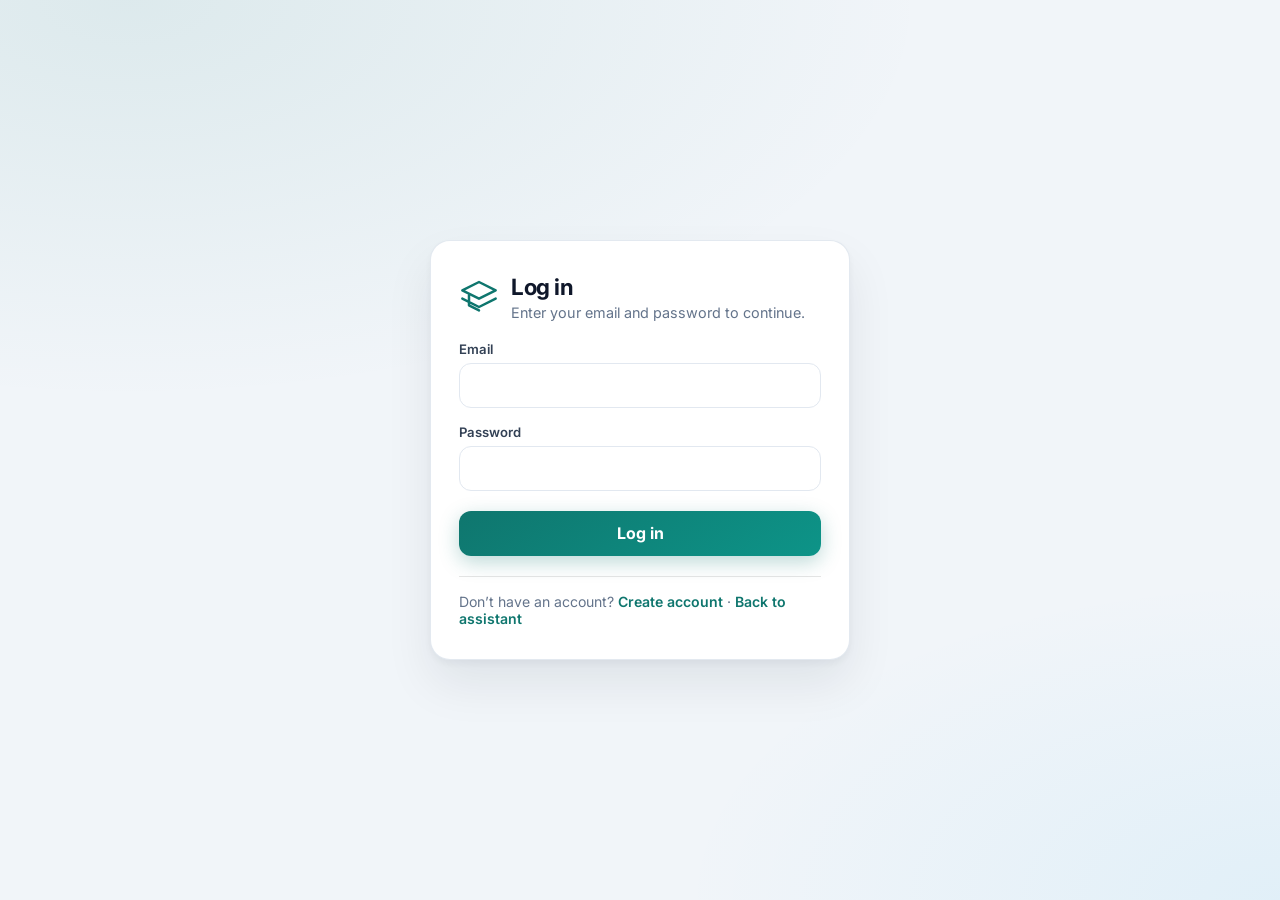
<file: login.html>
<!doctype html>
<html lang="en" dir="ltr">
  <head>
    <meta charset="UTF-8" />
    <meta name="viewport" content="width=device-width, initial-scale=1.0, viewport-fit=cover" />
    <title>Log in | Student assistant</title>
    <link rel="preconnect" href="https://fonts.googleapis.com" />
    <link rel="preconnect" href="https://fonts.gstatic.com" crossorigin />
    <link
      href="https://fonts.googleapis.com/css2?family=Inter:wght@400;600;700&display=swap"
      rel="stylesheet"
    />
    <style>
      * {
        box-sizing: border-box;
      }
      html {
        -webkit-text-size-adjust: 100%;
      }
      body {
        margin: 0;
        min-height: 100dvh;
        font-family: Inter, system-ui, sans-serif;
        background:
          radial-gradient(800px 400px at 10% 0%, rgba(15, 118, 110, 0.09), transparent),
          radial-gradient(600px 320px at 100% 100%, rgba(14, 165, 233, 0.07), transparent),
          #f1f5f9;
        color: #0f172a;
        display: flex;
        align-items: center;
        justify-content: center;
        padding: 1.25rem;
      }
      .card {
        width: 100%;
        max-width: 420px;
        background: #fff;
        border-radius: 20px;
        padding: 2rem 1.75rem;
        box-shadow:
          0 4px 6px rgba(15, 23, 42, 0.04),
          0 24px 48px rgba(15, 23, 42, 0.08);
        border: 1px solid rgba(226, 232, 240, 0.95);
      }
      .card-head {
        display: flex;
        align-items: center;
        gap: 0.75rem;
        margin-bottom: 1.25rem;
      }
      .card-head svg {
        flex-shrink: 0;
        color: #0f766e;
      }
      h1 {
        margin: 0 0 0.25rem;
        font-size: 1.4rem;
        letter-spacing: -0.02em;
      }
      .sub {
        margin: 0 0 1.25rem;
        font-size: 0.9rem;
        color: #64748b;
      }
      label {
        display: block;
        font-size: 0.82rem;
        font-weight: 600;
        margin-bottom: 0.35rem;
        color: #334155;
      }
      input {
        width: 100%;
        padding: 0.72rem 0.85rem;
        border: 1px solid #e2e8f0;
        border-radius: 12px;
        font: inherit;
        margin-bottom: 1rem;
        transition: border-color 0.15s ease, box-shadow 0.15s ease;
      }
      input:focus {
        outline: none;
        border-color: #0f766e;
        box-shadow: 0 0 0 3px rgba(15, 118, 110, 0.15);
      }
      .err {
        color: #dc2626;
        font-size: 0.88rem;
        margin-bottom: 1rem;
        display: none;
      }
      .err.show {
        display: block;
      }
      .actions {
        display: flex;
        flex-wrap: wrap;
        gap: 0.5rem;
        align-items: center;
        margin-top: 0.25rem;
      }
      button[type="submit"] {
        flex: 1;
        min-width: 120px;
        padding: 0.78rem 1rem;
        border: none;
        border-radius: 12px;
        background: linear-gradient(145deg, #0f766e, #0d9488);
        color: #fff;
        font: inherit;
        font-weight: 700;
        cursor: pointer;
        box-shadow: 0 6px 20px rgba(15, 118, 110, 0.28);
      }
      button[type="submit"]:disabled {
        opacity: 0.55;
        cursor: not-allowed;
      }
      a {
        color: #0f766e;
        font-weight: 600;
        text-decoration: none;
      }
      a:hover {
        text-decoration: underline;
      }
      .foot {
        margin-top: 1.25rem;
        padding-top: 1rem;
        border-top: 1px solid #e5e5e5;
        font-size: 0.88rem;
        color: #64748b;
      }

      @media (max-width: 480px) {
        body {
          padding: max(0.75rem, env(safe-area-inset-top))
            max(0.75rem, env(safe-area-inset-right))
            max(0.75rem, env(safe-area-inset-bottom))
            max(0.75rem, env(safe-area-inset-left));
          align-items: stretch;
        }
        .card {
          padding: 1.35rem 1.05rem;
          border-radius: 16px;
        }
        h1 {
          font-size: 1.2rem;
        }
        .actions {
          flex-direction: column;
        }
        button[type="submit"] {
          width: 100%;
          min-height: 48px;
        }
      }
    </style>
  </head>
  <body>
    <div class="card">
      <div class="card-head">
        <svg width="40" height="40" viewBox="0 0 24 24" fill="none" aria-hidden="true">
          <path d="M12 3L2 8l10 5 10-5-10-5z" stroke="currentColor" stroke-width="1.5" stroke-linejoin="round"/>
          <path d="M2 13l10 5 10-5M6 11v6l6 3" stroke="currentColor" stroke-width="1.5" stroke-linecap="round" stroke-linejoin="round"/>
        </svg>
        <div>
          <h1>Log in</h1>
          <p class="sub" style="margin: 0">Enter your email and password to continue.</p>
        </div>
      </div>
      <form id="form">
        <label for="email">Email</label>
        <input type="email" id="email" name="email" autocomplete="email" required dir="ltr" />
        <label for="password">Password</label>
        <input
          type="password"
          id="password"
          name="password"
          autocomplete="current-password"
          required
        />
        <p class="err" id="err"></p>
        <div class="actions">
          <button type="submit" id="submit">Log in</button>
        </div>
      </form>
      <div class="foot">
        Don’t have an account?
        <a id="linkRegister" href="/register.html">Create account</a>
        ·
        <a id="linkBack" href="/assistant.html">Back to assistant</a>
      </div>
    </div>
    <script src="/static/auth.js"></script>
    <script>
      (function () {
        var API_BASE = window.location.origin;

        function safeNext() {
          var raw = new URLSearchParams(location.search).get("next");
          if (!raw || typeof raw !== "string") return "/assistant.html";
          if (!raw.startsWith("/") || raw.startsWith("//")) return "/assistant.html";
          return raw;
        }

        var next = safeNext();
        var enc = encodeURIComponent(next);
        document.getElementById("linkRegister").href = "/register.html?next=" + enc;
        document.getElementById("linkBack").href = next.split("?")[0] === "/calendar-reminders.html" ? "/calendar-reminders.html" : "/assistant.html";

        var form = document.getElementById("form");
        var err = document.getElementById("err");
        var submit = document.getElementById("submit");

        form.addEventListener("submit", async function (ev) {
          ev.preventDefault();
          err.classList.remove("show");
          err.textContent = "";
          var email = document.getElementById("email").value.trim();
          var password = document.getElementById("password").value;
          submit.disabled = true;
          try {
            await JUSTAuth.login(API_BASE, email, password);
            window.location.assign(next);
          } catch (e) {
            err.textContent = e.message || String(e);
            err.classList.add("show");
          } finally {
            submit.disabled = false;
          }
        });
      })();
    </script>
  </body>
</html>
</file>
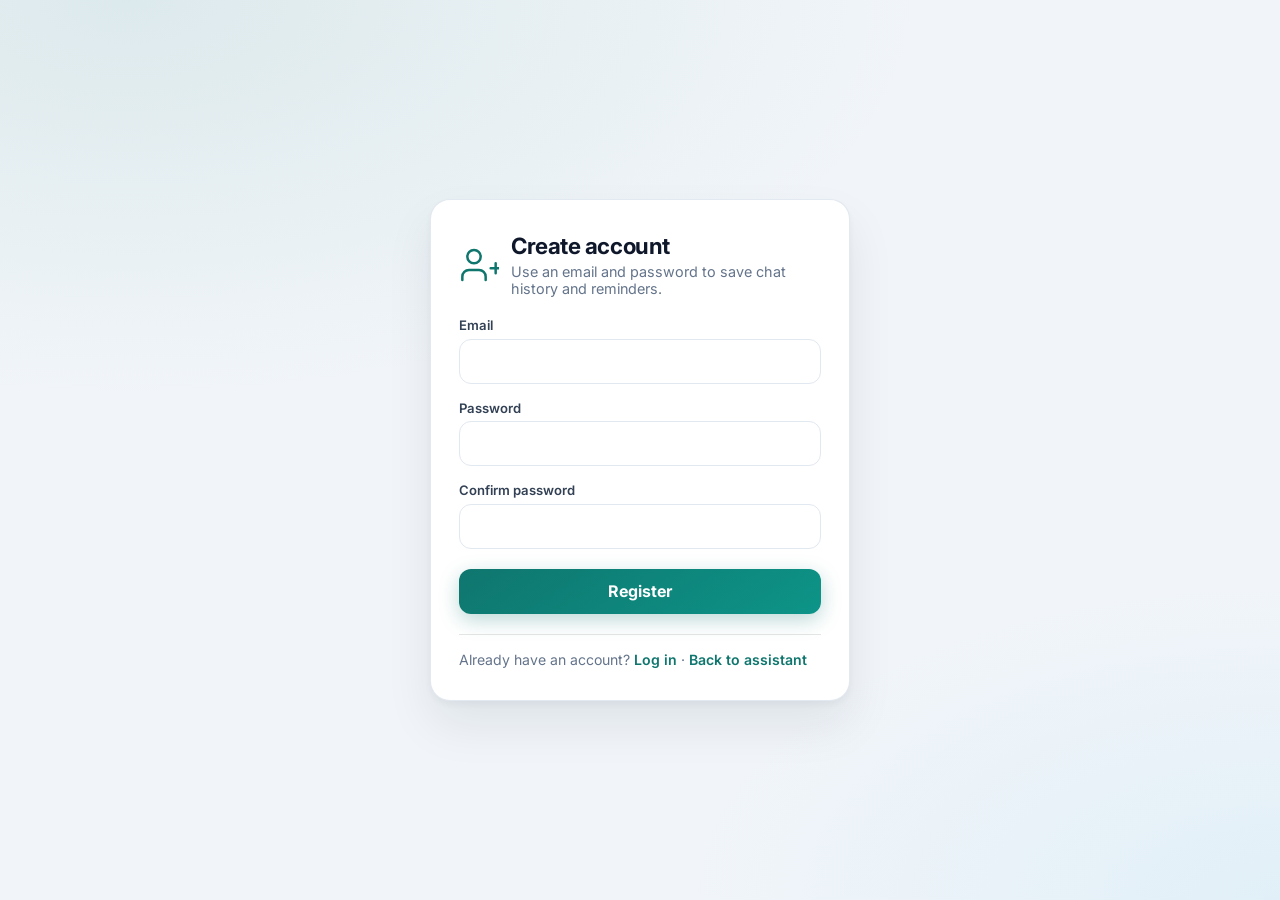
<file: register.html>
<!doctype html>
<html lang="en" dir="ltr">
  <head>
    <meta charset="UTF-8" />
    <meta name="viewport" content="width=device-width, initial-scale=1.0, viewport-fit=cover" />
    <title>Create account | Student assistant</title>
    <link rel="preconnect" href="https://fonts.googleapis.com" />
    <link rel="preconnect" href="https://fonts.gstatic.com" crossorigin />
    <link
      href="https://fonts.googleapis.com/css2?family=Inter:wght@400;600;700&display=swap"
      rel="stylesheet"
    />
    <style>
      * {
        box-sizing: border-box;
      }
      html {
        -webkit-text-size-adjust: 100%;
      }
      body {
        margin: 0;
        min-height: 100dvh;
        font-family: Inter, system-ui, sans-serif;
        background:
          radial-gradient(800px 400px at 10% 0%, rgba(15, 118, 110, 0.09), transparent),
          radial-gradient(600px 320px at 100% 100%, rgba(14, 165, 233, 0.07), transparent),
          #f1f5f9;
        color: #0f172a;
        display: flex;
        align-items: center;
        justify-content: center;
        padding: 1.25rem;
      }
      .card {
        width: 100%;
        max-width: 420px;
        background: #fff;
        border-radius: 20px;
        padding: 2rem 1.75rem;
        box-shadow:
          0 4px 6px rgba(15, 23, 42, 0.04),
          0 24px 48px rgba(15, 23, 42, 0.08);
        border: 1px solid rgba(226, 232, 240, 0.95);
      }
      .card-head {
        display: flex;
        align-items: center;
        gap: 0.75rem;
        margin-bottom: 1.25rem;
      }
      .card-head svg {
        flex-shrink: 0;
        color: #0f766e;
      }
      h1 {
        margin: 0 0 0.25rem;
        font-size: 1.4rem;
        letter-spacing: -0.02em;
      }
      .sub {
        margin: 0 0 1.25rem;
        font-size: 0.9rem;
        color: #64748b;
      }
      label {
        display: block;
        font-size: 0.82rem;
        font-weight: 600;
        margin-bottom: 0.35rem;
        color: #334155;
      }
      input {
        width: 100%;
        padding: 0.72rem 0.85rem;
        border: 1px solid #e2e8f0;
        border-radius: 12px;
        font: inherit;
        margin-bottom: 1rem;
        transition: border-color 0.15s ease, box-shadow 0.15s ease;
      }
      input:focus {
        outline: none;
        border-color: #0f766e;
        box-shadow: 0 0 0 3px rgba(15, 118, 110, 0.15);
      }
      .err {
        color: #dc2626;
        font-size: 0.88rem;
        margin-bottom: 1rem;
        display: none;
      }
      .err.show {
        display: block;
      }
      .actions {
        display: flex;
        flex-wrap: wrap;
        gap: 0.5rem;
        margin-top: 0.25rem;
      }
      button[type="submit"] {
        flex: 1;
        min-width: 120px;
        padding: 0.78rem 1rem;
        border: none;
        border-radius: 12px;
        background: linear-gradient(145deg, #0f766e, #0d9488);
        color: #fff;
        font: inherit;
        font-weight: 700;
        cursor: pointer;
        box-shadow: 0 6px 20px rgba(15, 118, 110, 0.28);
      }
      button[type="submit"]:disabled {
        opacity: 0.55;
        cursor: not-allowed;
      }
      a {
        color: #0f766e;
        font-weight: 600;
        text-decoration: none;
      }
      a:hover {
        text-decoration: underline;
      }
      .foot {
        margin-top: 1.25rem;
        padding-top: 1rem;
        border-top: 1px solid #e5e5e5;
        font-size: 0.88rem;
        color: #64748b;
      }

      @media (max-width: 480px) {
        body {
          padding: max(0.75rem, env(safe-area-inset-top))
            max(0.75rem, env(safe-area-inset-right))
            max(0.75rem, env(safe-area-inset-bottom))
            max(0.75rem, env(safe-area-inset-left));
          align-items: stretch;
        }
        .card {
          padding: 1.35rem 1.05rem;
          border-radius: 16px;
        }
        h1 {
          font-size: 1.2rem;
        }
        .actions {
          flex-direction: column;
        }
        button[type="submit"] {
          width: 100%;
          min-height: 48px;
        }
      }
    </style>
  </head>
  <body>
    <div class="card">
      <div class="card-head">
        <svg width="40" height="40" viewBox="0 0 24 24" fill="none" aria-hidden="true">
          <path d="M16 21v-2a4 4 0 0 0-4-4H6a4 4 0 0 0-4 4v2" stroke="currentColor" stroke-width="1.5" stroke-linecap="round"/>
          <circle cx="9" cy="7" r="4" stroke="currentColor" stroke-width="1.5"/>
          <path d="M22 11v6M19 14h6" stroke="currentColor" stroke-width="1.5" stroke-linecap="round"/>
        </svg>
        <div>
          <h1>Create account</h1>
          <p class="sub" style="margin: 0">Use an email and password to save chat history and reminders.</p>
        </div>
      </div>
      <form id="form">
        <label for="email">Email</label>
        <input type="email" id="email" name="email" autocomplete="email" required dir="ltr" />
        <label for="password">Password</label>
        <input type="password" id="password" name="password" autocomplete="new-password" required />
        <label for="password2">Confirm password</label>
        <input type="password" id="password2" name="password2" autocomplete="new-password" required />
        <p class="err" id="err"></p>
        <div class="actions">
          <button type="submit" id="submit">Register</button>
        </div>
      </form>
      <div class="foot">
        Already have an account?
        <a id="linkLogin" href="/login.html">Log in</a>
        ·
        <a id="linkBack" href="/assistant.html">Back to assistant</a>
      </div>
    </div>
    <script src="/static/auth.js"></script>
    <script>
      (function () {
        var API_BASE = window.location.origin;

        function safeNext() {
          var raw = new URLSearchParams(location.search).get("next");
          if (!raw || typeof raw !== "string") return "/assistant.html";
          if (!raw.startsWith("/") || raw.startsWith("//")) return "/assistant.html";
          return raw;
        }

        var next = safeNext();
        var enc = encodeURIComponent(next);
        document.getElementById("linkLogin").href = "/login.html?next=" + enc;
        document.getElementById("linkBack").href =
          next.split("?")[0] === "/calendar-reminders.html"
            ? "/calendar-reminders.html"
            : "/assistant.html";

        var form = document.getElementById("form");
        var err = document.getElementById("err");
        var submit = document.getElementById("submit");

        form.addEventListener("submit", async function (ev) {
          ev.preventDefault();
          err.classList.remove("show");
          err.textContent = "";
          var email = document.getElementById("email").value.trim();
          var password = document.getElementById("password").value;
          var password2 = document.getElementById("password2").value;
          if (password !== password2) {
            err.textContent = "Passwords do not match";
            err.classList.add("show");
            return;
          }
          submit.disabled = true;
          try {
            await JUSTAuth.register(API_BASE, email, password);
            window.location.assign(next);
          } catch (e) {
            err.textContent = e.message || String(e);
            err.classList.add("show");
          } finally {
            submit.disabled = false;
          }
        });
      })();
    </script>
  </body>
</html>
</file>
